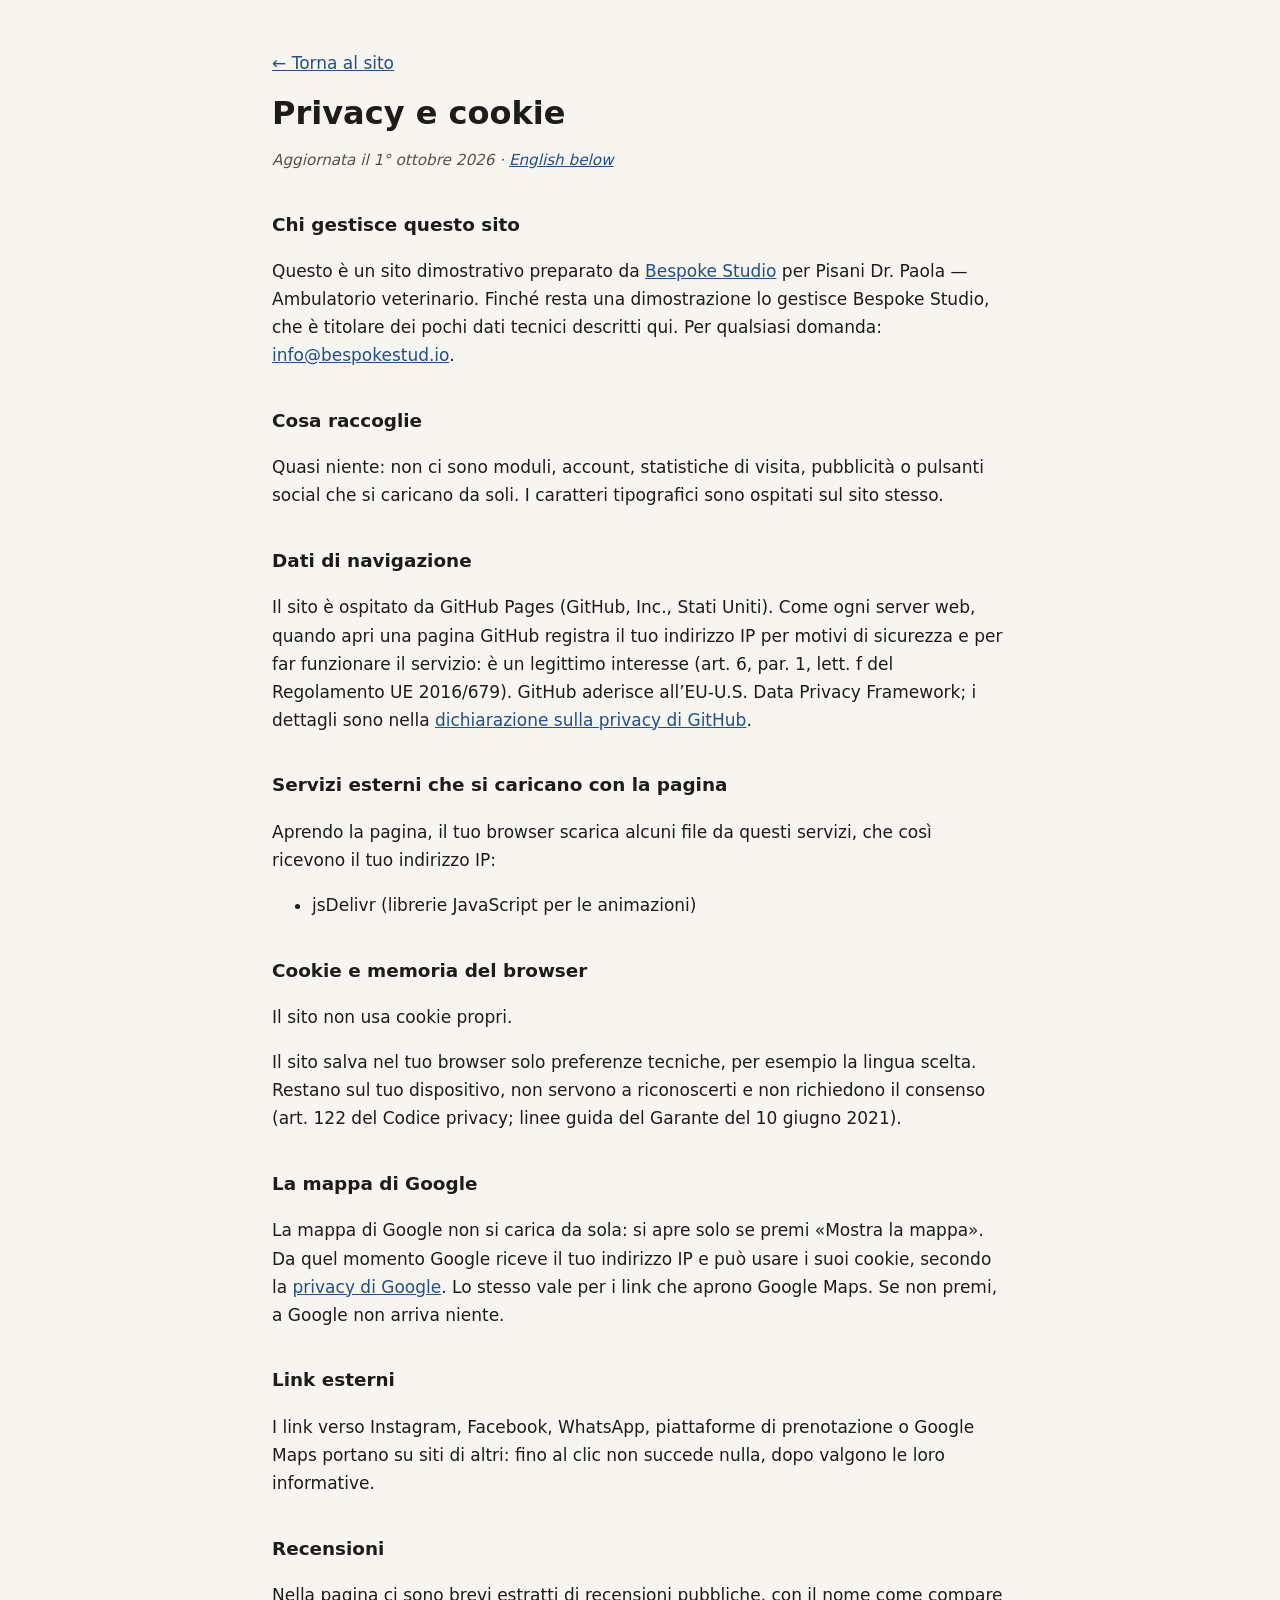
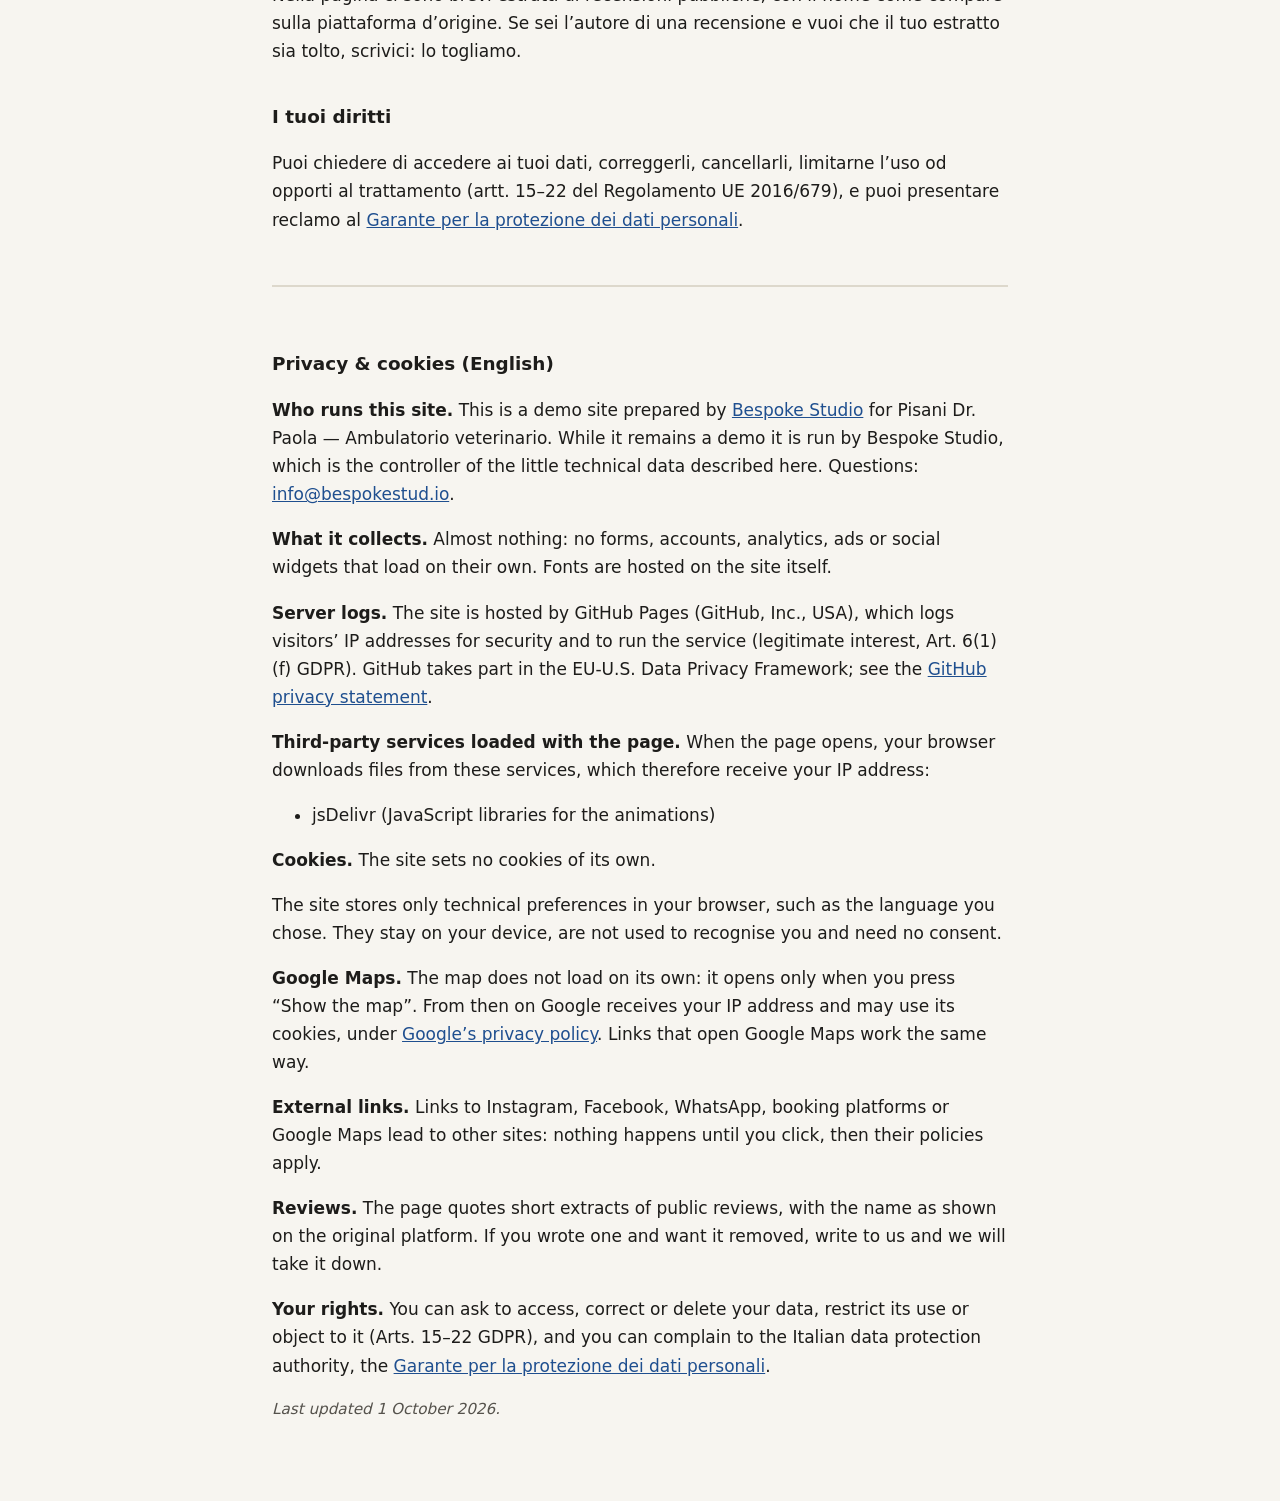
<file: privacy.html>
<!DOCTYPE html>
<html lang="it">
<head>
  <meta charset="UTF-8">
  <meta name="viewport" content="width=device-width, initial-scale=1.0">
  <meta name="robots" content="noindex">
  <title>Privacy e cookie · Pisani Dr. Paola — Ambulatorio veterinario</title>
  <meta name="description" content="Informativa privacy e cookie del sito Pisani Dr. Paola — Ambulatorio veterinario.">
  <style>
    body { margin: 0; background: #f7f5f0; color: #1d1c1a; font: 17px/1.65 system-ui, -apple-system, "Segoe UI", Roboto, sans-serif; }
    main { max-width: 46rem; margin: 0 auto; padding: 32px 20px 64px; }
    h1 { font-size: 2rem; line-height: 1.2; margin: 0.4em 0 0.2em; }
    h2 { font-size: 1.15rem; margin: 2em 0 0.4em; }
    a { color: #1f4f8f; }
    .data { color: #55524c; font-style: italic; font-size: 0.95rem; }
    .en { margin-top: 3em; padding-top: 1.5em; border-top: 2px solid #ddd8cc; }
    code { font-size: 0.9em; background: #ebe7dc; padding: 0 4px; border-radius: 3px; }
  </style>
</head>
<body>
<main>
  <p><a href="index.html">← Torna al sito</a></p>
  <h1>Privacy e cookie</h1>
  <p class="data">Aggiornata il 1° ottobre 2026 · <a href="#english" lang="en">English below</a></p>
  <h2>Chi gestisce questo sito</h2>
  <p>Questo è un sito dimostrativo preparato da <a href="https://bespokestud.io" rel="noopener">Bespoke Studio</a> per Pisani Dr. Paola — Ambulatorio veterinario. Finché resta una dimostrazione lo gestisce Bespoke Studio, che è titolare dei pochi dati tecnici descritti qui. Per qualsiasi domanda: <a href="mailto:info@bespokestud.io">info@bespokestud.io</a>.</p>
  <h2>Cosa raccoglie</h2>
  <p>Quasi niente: non ci sono moduli, account, statistiche di visita, pubblicità o pulsanti social che si caricano da soli. I caratteri tipografici sono ospitati sul sito stesso.</p>
  <h2>Dati di navigazione</h2>
  <p>Il sito è ospitato da GitHub Pages (GitHub, Inc., Stati Uniti). Come ogni server web, quando apri una pagina GitHub registra il tuo indirizzo IP per motivi di sicurezza e per far funzionare il servizio: è un legittimo interesse (art. 6, par. 1, lett. f del Regolamento UE 2016/679). GitHub aderisce all’EU-U.S. Data Privacy Framework; i dettagli sono nella <a href="https://docs.github.com/site-policy/privacy-policies/github-general-privacy-statement" rel="noopener">dichiarazione sulla privacy di GitHub</a>.</p>
  <h2>Servizi esterni che si caricano con la pagina</h2>
  <p>Aprendo la pagina, il tuo browser scarica alcuni file da questi servizi, che così ricevono il tuo indirizzo IP:</p>
  <ul><li>jsDelivr (librerie JavaScript per le animazioni)</li></ul>
  <h2>Cookie e memoria del browser</h2>
  <p>Il sito non usa cookie propri.</p>
  <p>Il sito salva nel tuo browser solo preferenze tecniche, per esempio la lingua scelta. Restano sul tuo dispositivo, non servono a riconoscerti e non richiedono il consenso (art. 122 del Codice privacy; linee guida del Garante del 10 giugno 2021).</p>
  <h2>La mappa di Google</h2>
  <p>La mappa di Google non si carica da sola: si apre solo se premi «Mostra la mappa». Da quel momento Google riceve il tuo indirizzo IP e può usare i suoi cookie, secondo la <a href="https://policies.google.com/privacy?hl=it" rel="noopener">privacy di Google</a>. Lo stesso vale per i link che aprono Google Maps. Se non premi, a Google non arriva niente.</p>
  <h2>Link esterni</h2>
  <p>I link verso Instagram, Facebook, WhatsApp, piattaforme di prenotazione o Google Maps portano su siti di altri: fino al clic non succede nulla, dopo valgono le loro informative.</p>
  <h2>Recensioni</h2>
  <p>Nella pagina ci sono brevi estratti di recensioni pubbliche, con il nome come compare sulla piattaforma d’origine. Se sei l’autore di una recensione e vuoi che il tuo estratto sia tolto, scrivici: lo togliamo.</p>
  <h2>I tuoi diritti</h2>
  <p>Puoi chiedere di accedere ai tuoi dati, correggerli, cancellarli, limitarne l’uso od opporti al trattamento (artt. 15–22 del Regolamento UE 2016/679), e puoi presentare reclamo al <a href="https://www.garanteprivacy.it" rel="noopener">Garante per la protezione dei dati personali</a>.</p>
  <div class="en" id="english" lang="en">
    <h2>Privacy &amp; cookies (English)</h2>
    <p><strong>Who runs this site.</strong> This is a demo site prepared by <a href="https://bespokestud.io" rel="noopener">Bespoke Studio</a> for Pisani Dr. Paola — Ambulatorio veterinario. While it remains a demo it is run by Bespoke Studio, which is the controller of the little technical data described here. Questions: <a href="mailto:info@bespokestud.io">info@bespokestud.io</a>.</p>
    <p><strong>What it collects.</strong> Almost nothing: no forms, accounts, analytics, ads or social widgets that load on their own. Fonts are hosted on the site itself.</p>
    <p><strong>Server logs.</strong> The site is hosted by GitHub Pages (GitHub, Inc., USA), which logs visitors’ IP addresses for security and to run the service (legitimate interest, Art. 6(1)(f) GDPR). GitHub takes part in the EU-U.S. Data Privacy Framework; see the <a href="https://docs.github.com/site-policy/privacy-policies/github-general-privacy-statement" rel="noopener">GitHub privacy statement</a>.</p>
    <p><strong>Third-party services loaded with the page.</strong> When the page opens, your browser downloads files from these services, which therefore receive your IP address:</p><ul><li>jsDelivr (JavaScript libraries for the animations)</li></ul>
    <p><strong>Cookies.</strong> The site sets no cookies of its own.</p>
    <p>The site stores only technical preferences in your browser, such as the language you chose. They stay on your device, are not used to recognise you and need no consent.</p>
    <p><strong>Google Maps.</strong> The map does not load on its own: it opens only when you press “Show the map”. From then on Google receives your IP address and may use its cookies, under <a href="https://policies.google.com/privacy?hl=en" rel="noopener">Google’s privacy policy</a>. Links that open Google Maps work the same way.</p>
    <p><strong>External links.</strong> Links to Instagram, Facebook, WhatsApp, booking platforms or Google Maps lead to other sites: nothing happens until you click, then their policies apply.</p>
    <p><strong>Reviews.</strong> The page quotes short extracts of public reviews, with the name as shown on the original platform. If you wrote one and want it removed, write to us and we will take it down.</p>
    <p><strong>Your rights.</strong> You can ask to access, correct or delete your data, restrict its use or object to it (Arts. 15–22 GDPR), and you can complain to the Italian data protection authority, the <a href="https://www.garanteprivacy.it" rel="noopener">Garante per la protezione dei dati personali</a>.</p>
    <p class="data">Last updated 1 October 2026.</p>
  </div>
</main>
</body>
</html>
</file>
